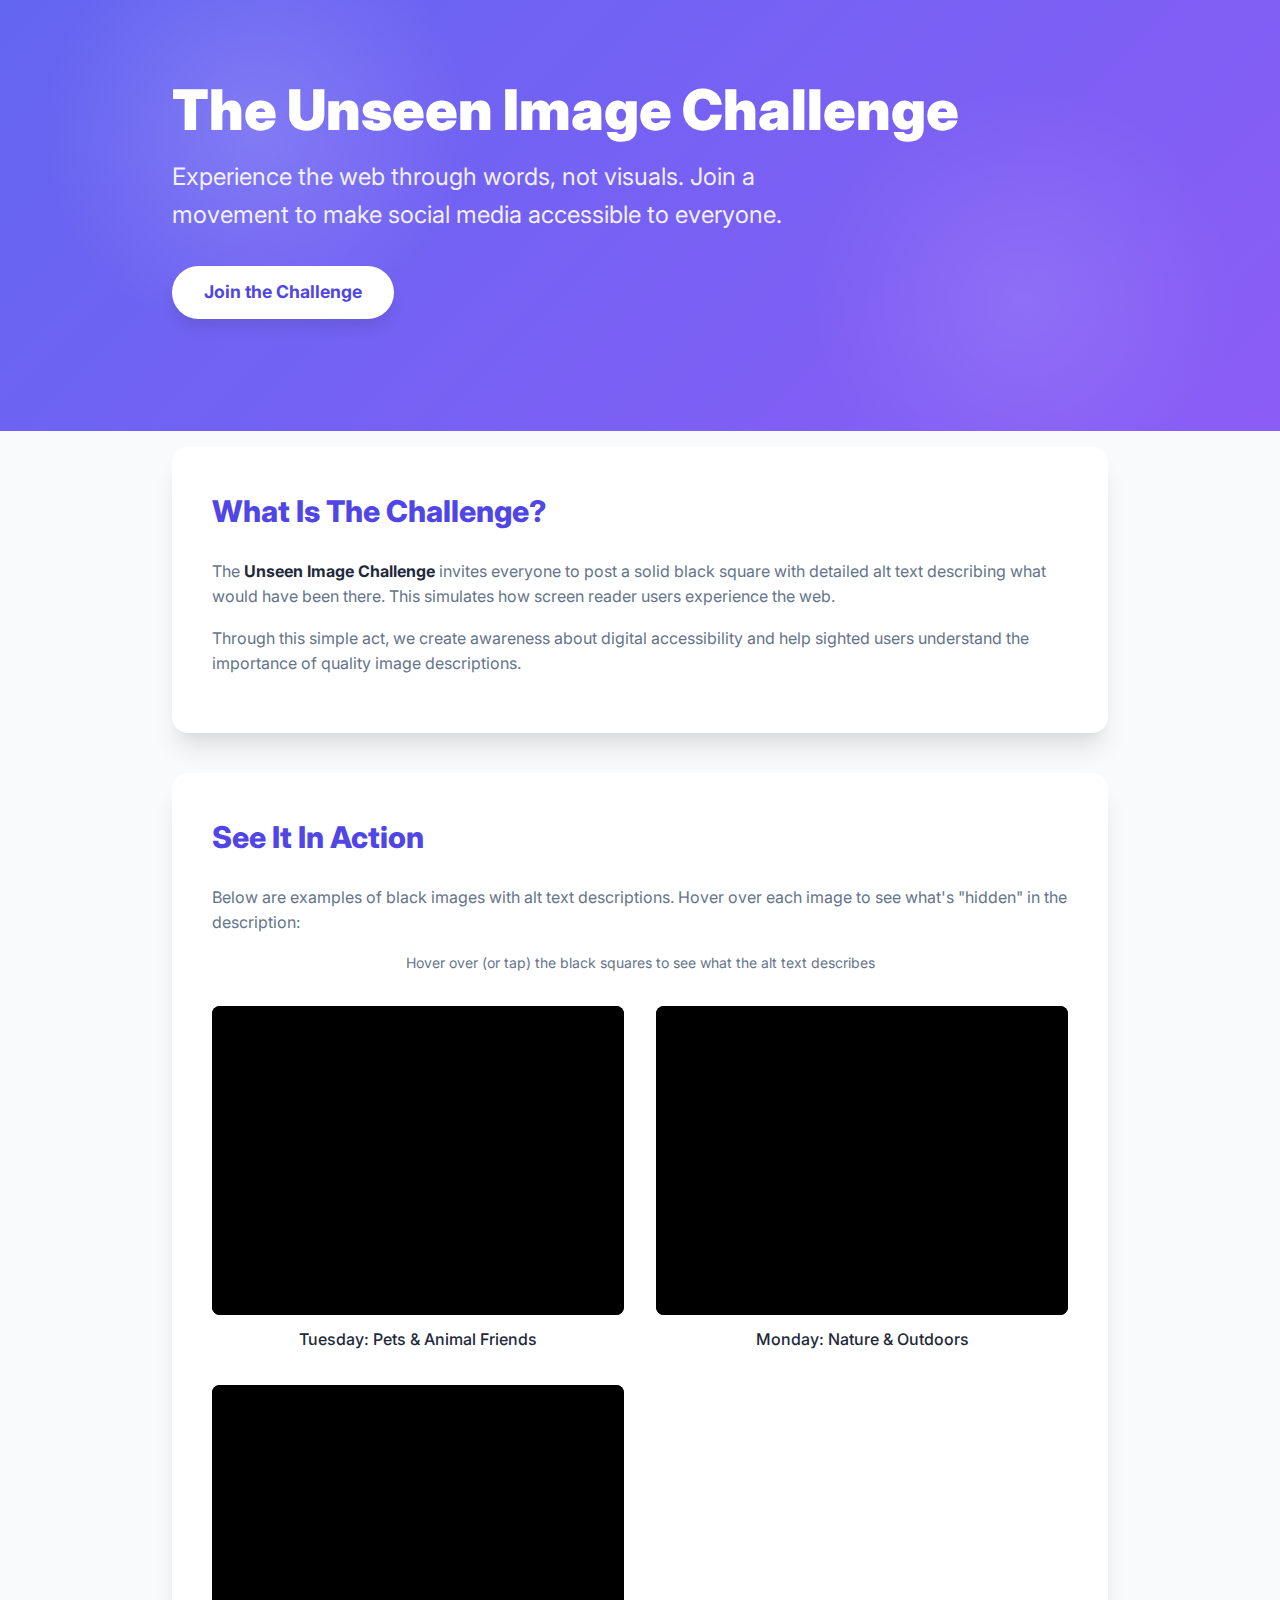
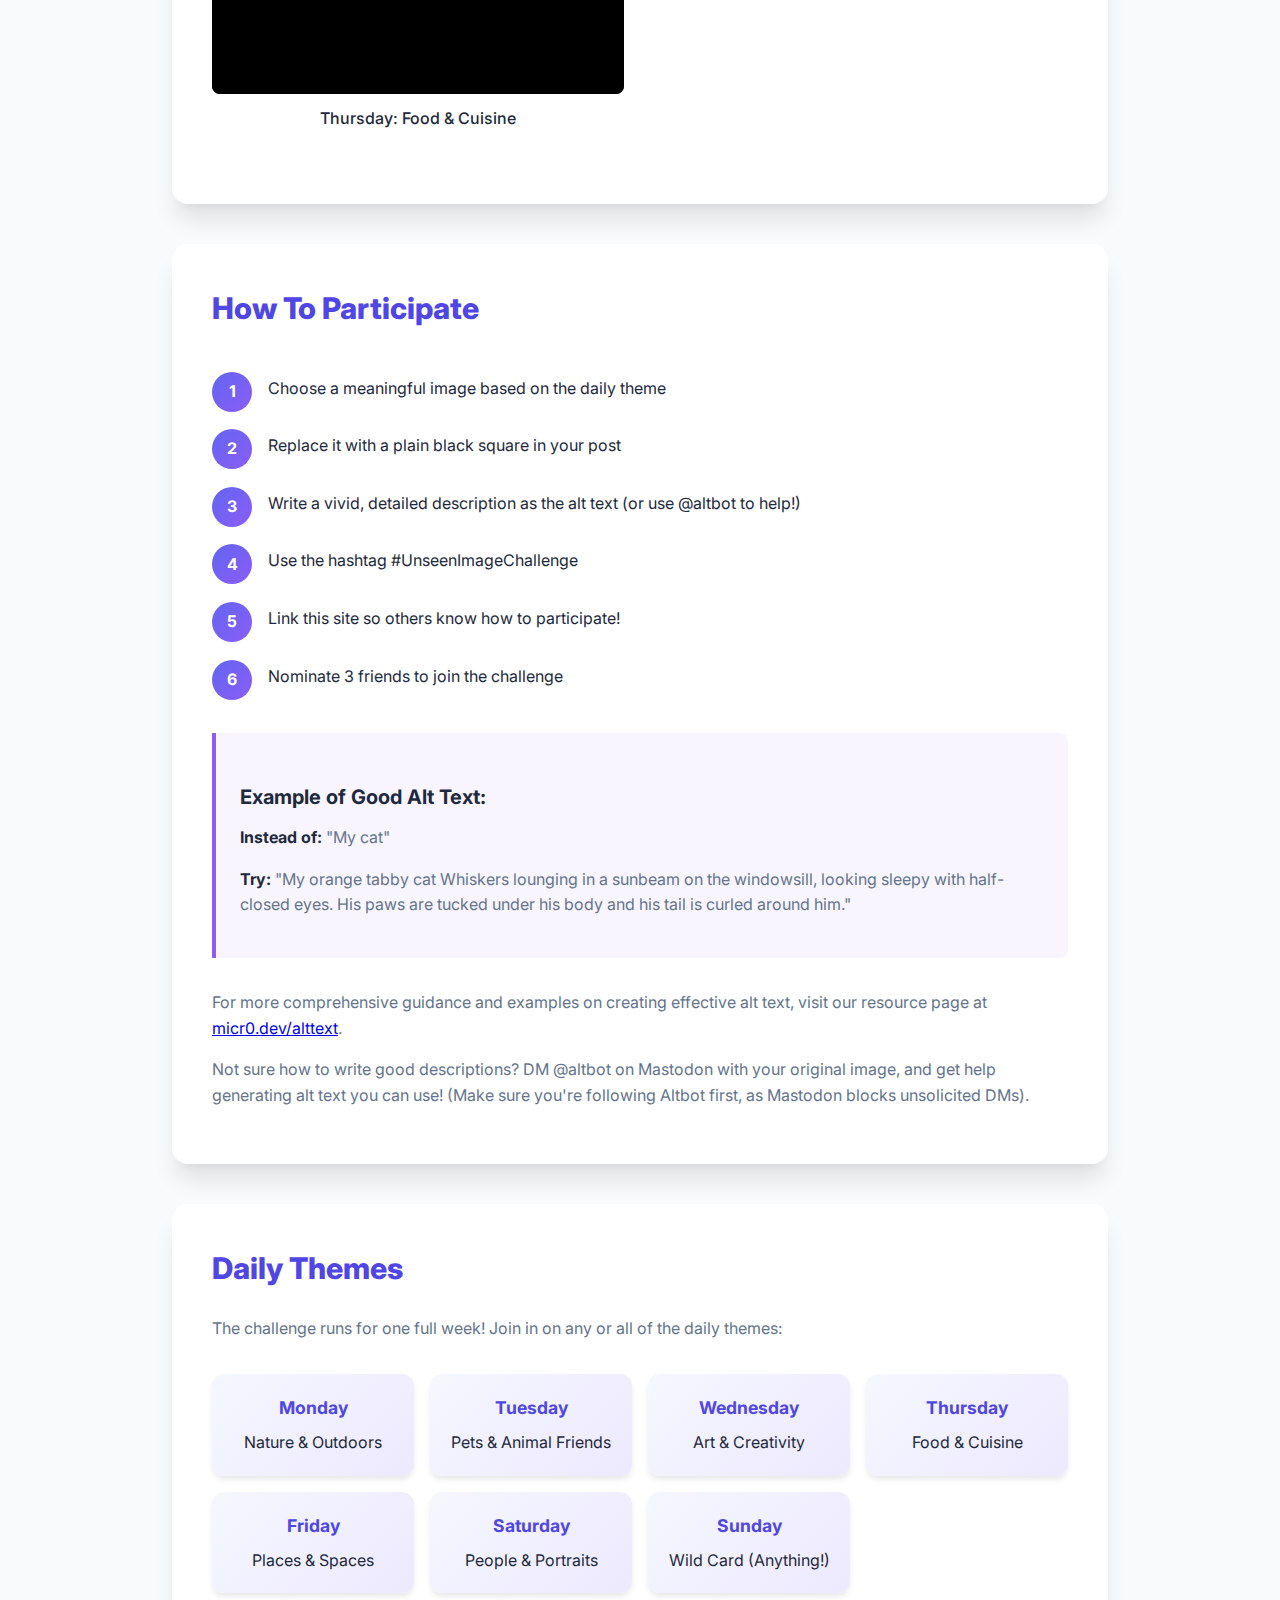
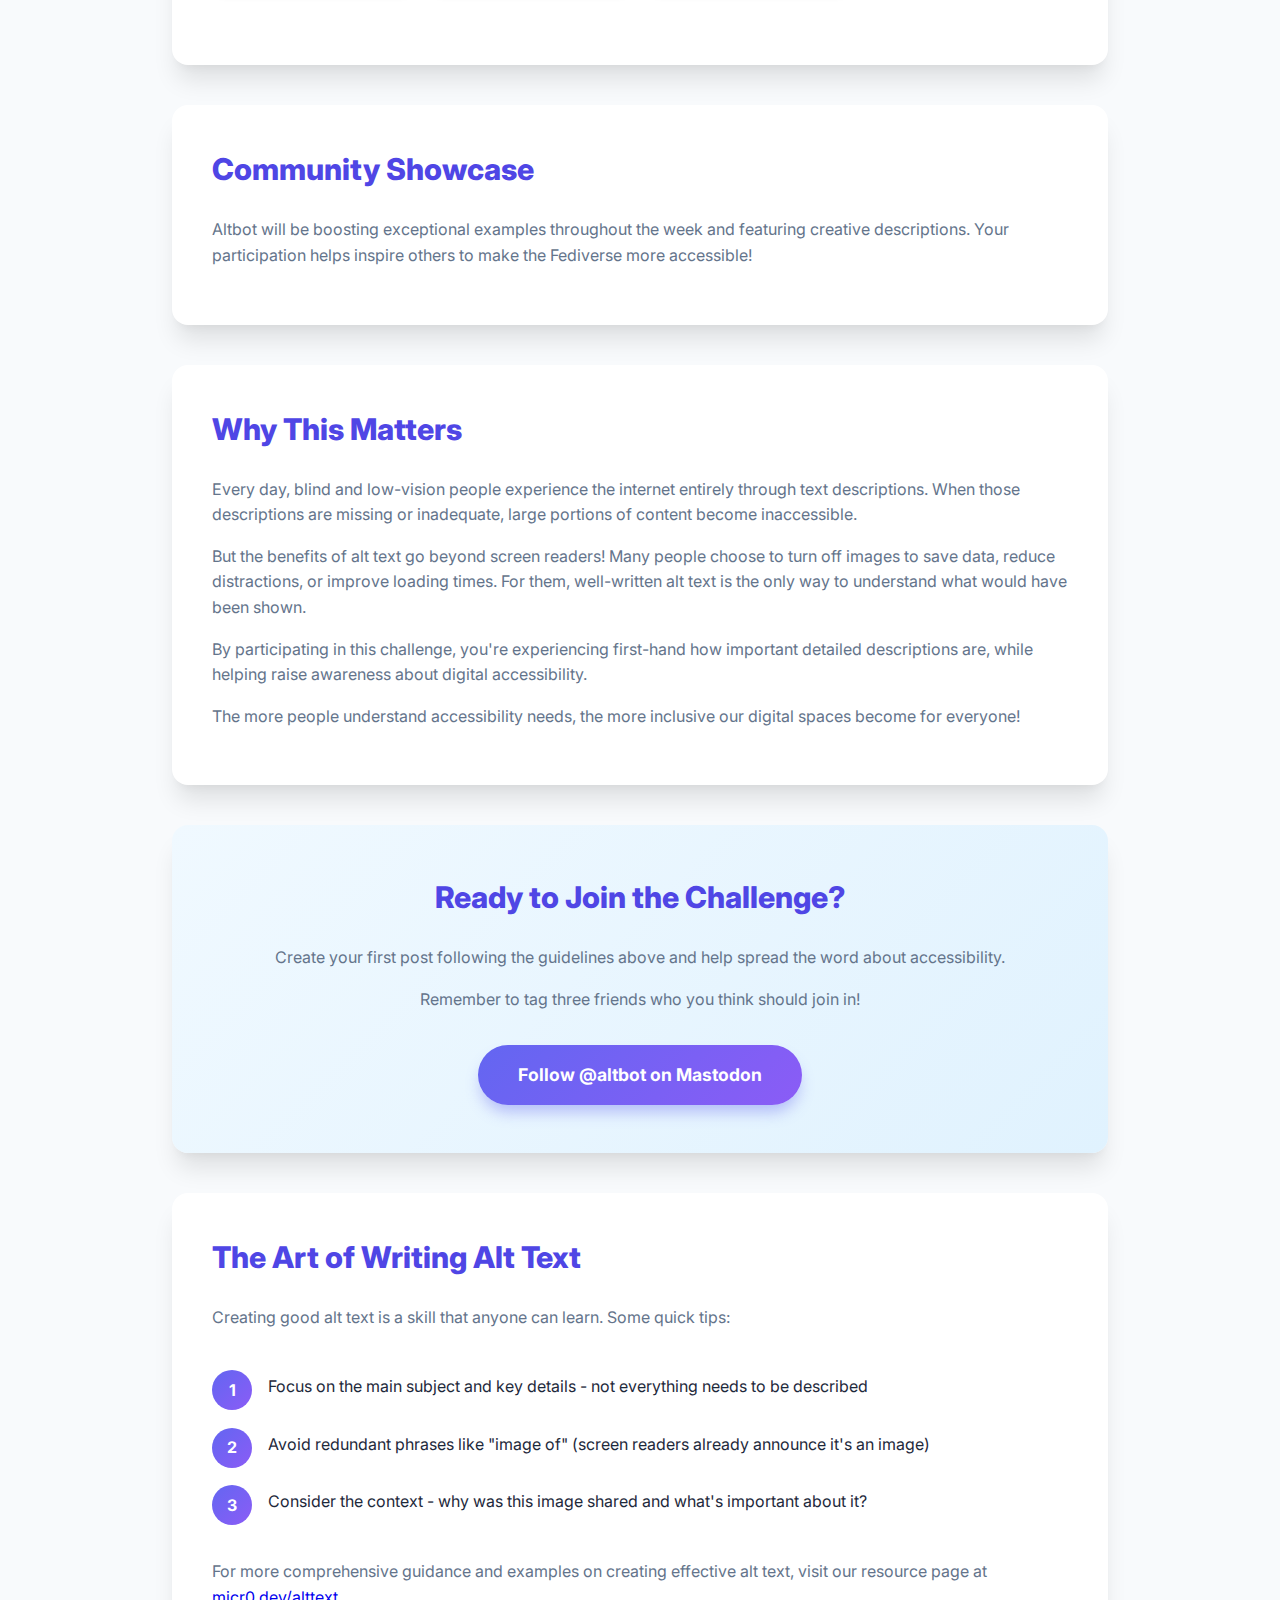
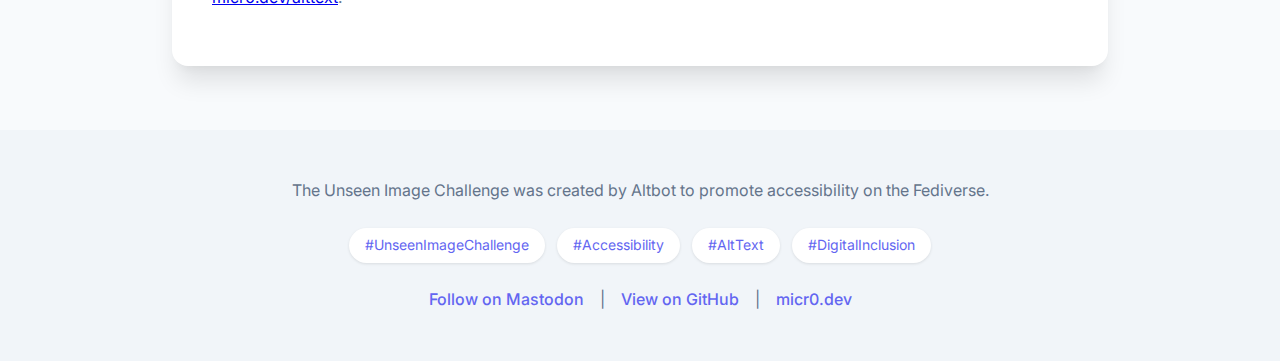
<file: unseenChallenge/index.html>
<!DOCTYPE html>
<html lang="en">
<head>
    <meta charset="UTF-8">
    <meta name="viewport" content="width=device-width, initial-scale=1.0">
    <title>The Unseen Image Challenge</title>
    <!-- Basic Meta Tags -->
    <title>The Unseen Image Challenge | Experience the Web Through Words</title>
    <meta name="description" content="Join the #UnseenImageChallenge to experience social media the way screen reader users do. Post black images with detailed alt text to raise awareness about accessibility.">

    <!-- Open Graph / Facebook -->
    <meta property="og:type" content="website">
    <meta property="og:url" content="https://micr0.dev/unseenChallenge">
    <meta property="og:title" content="The Unseen Image Challenge">
    <meta property="og:description" content="Experience social media the way screen reader users do. Join a movement to make the web accessible to everyone.">
    <meta property="og:image" content="https://micr0.dev/unseenChallenge/og-image.png">

    <!-- Twitter -->
    <meta property="twitter:card" content="summary_large_image">
    <meta property="twitter:url" content="https://micr0.dev/unseenChallenge">
    <meta property="twitter:title" content="The Unseen Image Challenge">
    <meta property="twitter:description" content="Post black images with detailed alt text to experience how screen reader users navigate social media. #Accessibility">
    <meta property="twitter:image" content="https://micr0.dev/unseenChallenge/og-image.png">

    <!-- Additional Meta -->
    <meta name="theme-color" content="#6366f1">
    <meta name="author" content="Altbot">
    <meta name="keywords" content="accessibility, alt text, screen readers, inclusion, fediverse, mastodon, challenge, unseen image challenge">
    <link rel="preconnect" href="https://fonts.googleapis.com">
    <link rel="preconnect" href="https://fonts.gstatic.com" crossorigin>
    <link href="https://fonts.googleapis.com/css2?family=Inter:wght@400;500;700;900&display=swap" rel="stylesheet">
    <style>
        :root {
            --primary: #6366f1;
            --primary-dark: #4f46e5;
            --secondary: #8b5cf6;
            --accent: #ec4899;
            --background: #f8fafc;
            --card: #ffffff;
            --text: #1e293b;
            --text-light: #64748b;
            --border: #e2e8f0;
        }
        
        * {
            margin: 0;
            padding: 0;
            box-sizing: border-box;
        }
        
        body {
            font-family: 'Inter', sans-serif;
            line-height: 1.6;
            color: var(--text);
            background-color: var(--background);
        }
        
        .container {
            max-width: 1000px;
            margin: 0 auto;
            padding: 0 2rem;
        }
        
        header {
            background: linear-gradient(135deg, var(--primary), var(--secondary));
            color: white;
            padding: 5rem 0 7rem;
            position: relative;
            overflow: hidden;
        }
        
        header::before {
            content: "";
            position: absolute;
            top: 0;
            left: 0;
            width: 100%;
            height: 100%;
            background-image: 
                radial-gradient(circle at 20% 30%, rgba(255, 255, 255, 0.15) 0%, transparent 20%),
                radial-gradient(circle at 80% 70%, rgba(255, 255, 255, 0.1) 0%, transparent 20%);
        }
        
        header .container {
            position: relative;
            z-index: 2;
        }
        
        header h1 {
            font-size: 3.5rem;
            font-weight: 900;
            margin-bottom: 1rem;
            line-height: 1.1;
        }
        
        header p {
            font-size: 1.5rem;
            max-width: 700px;
            opacity: 0.9;
            margin-bottom: 2rem;
            color: white;
        }
        
        .hero-cta {
            display: inline-block;
            background-color: white;
            color: var(--primary-dark);
            padding: 0.75rem 2rem;
            border-radius: 9999px;
            font-weight: 700;
            text-decoration: none;
            transition: all 0.2s ease;
            font-size: 1.1rem;
            box-shadow: 0 10px 15px -3px rgba(0, 0, 0, 0.1);
        }
        
        .hero-cta:hover {
            transform: translateY(-2px);
            box-shadow: 0 15px 20px -3px rgba(0, 0, 0, 0.15);
        }
        
        .content {
            margin-top: 1rem;
        }
        
        section {
            background: var(--card);
            border-radius: 16px;
            box-shadow: 0 20px 25px -5px rgba(0, 0, 0, 0.1), 0 8px 10px -6px rgba(0, 0, 0, 0.05);
            padding: 2.5rem;
            margin-bottom: 2.5rem;
        }
        
        h2 {
            color: var(--primary-dark);
            font-size: 1.875rem;
            margin-bottom: 1.5rem;
            font-weight: 800;
        }
        
        h3 {
            color: var(--text);
            font-size: 1.25rem;
            margin: 1.5rem 0 0.75rem;
        }
        
        p {
            margin-bottom: 1rem;
            color: var(--text-light);
        }
        
        p strong {
            color: var(--text);
        }
        
        .steps {
            list-style-type: none;
            margin: 2rem 0;
            counter-reset: step-counter;
        }
        
        .steps li {
            position: relative;
            padding: 0.75rem 0 0.75rem 3.5rem;
            margin-bottom: 0.5rem;
        }
        
        .steps li::before {
            content: counter(step-counter);
            counter-increment: step-counter;
            width: 2.5rem;
            height: 2.5rem;
            background: linear-gradient(135deg, var(--primary), var(--secondary));
            border-radius: 50%;
            display: flex;
            align-items: center;
            justify-content: center;
            position: absolute;
            left: 0;
            top: 0.5rem;
            color: white;
            font-weight: 700;
        }
        
        .example {
            background-color: #f8f5ff;
            border-left: 4px solid var(--secondary);
            padding: 1.5rem;
            border-radius: 0 8px 8px 0;
            margin: 2rem 0;
        }
        
        .themes {
            display: grid;
            grid-template-columns: repeat(auto-fill, minmax(180px, 1fr));
            gap: 1rem;
            margin: 2rem 0;
        }
        
        .theme-card {
            background: linear-gradient(135deg, #f5f7ff, #ede9fe);
            border-radius: 12px;
            padding: 1.25rem;
            text-align: center;
            box-shadow: 0 4px 6px -1px rgba(0, 0, 0, 0.1);
            transition: transform 0.2s ease;
        }
        
        .theme-card:hover {
            transform: translateY(-5px);
        }
        
        .theme-day {
            font-weight: 700;
            color: var(--primary-dark);
            margin-bottom: 0.5rem;
            font-size: 1.1rem;
        }
        
        .demo-section {
            margin: 3rem 0;
        }
        
        .demo-grid {
            display: grid;
            grid-template-columns: repeat(auto-fill, minmax(280px, 1fr));
            gap: 2rem;
            margin: 2rem 0;
        }
        
        .demo-image {
            width: 100%;
            aspect-ratio: 4/3;
            background-color: black;
            border-radius: 8px;
            position: relative;
            overflow: hidden;
        }
        
        .demo-alt {
            position: absolute;
            bottom: 0;
            left: 0;
            right: 0;
            background: rgba(0, 0, 0, 0.75);
            color: white;
            padding: 0.75rem;
            font-size: 0.875rem;
            transform: translateY(100%);
            transition: transform 0.3s ease;
        }
        
        .demo-image:hover .demo-alt {
            transform: translateY(0);
        }
        
        .demo-title {
            margin-top: 0.75rem;
            font-weight: 500;
            text-align: center;
        }
        
        .demo-hint {
            text-align: center;
            font-size: 0.875rem;
            color: var(--text-light);
            margin-bottom: 2rem;
        }
        
        .cta-section {
            text-align: center;
            background: linear-gradient(135deg, #f0f9ff, #e0f2fe);
            padding: 3rem;
        }
        
        .main-cta {
            display: inline-block;
            background: linear-gradient(135deg, var(--primary), var(--secondary));
            color: white;
            padding: 1rem 2.5rem;
            border-radius: 9999px;
            font-weight: 700;
            text-decoration: none;
            transition: all 0.2s ease;
            font-size: 1.1rem;
            box-shadow: 0 10px 15px -3px rgba(99, 102, 241, 0.4);
            margin-top: 1rem;
        }
        
        .main-cta:hover {
            transform: translateY(-2px);
            box-shadow: 0 15px 20px -3px rgba(99, 102, 241, 0.5);
        }
        
        footer {
            background-color: #f1f5f9;
            padding: 3rem 0;
            text-align: center;
            color: var(--text-light);
            margin-top: 4rem;
        }
        
        .socials {
            margin-top: 1.5rem;
        }
        
        .socials a {
            margin: 0 0.75rem;
            color: var(--primary);
            text-decoration: none;
            font-weight: 500;
        }
        
        .socials a:hover {
            text-decoration: underline;
        }
        
        .hashtags {
            margin-top: 1.5rem;
            display: flex;
            justify-content: center;
            gap: 0.75rem;
            flex-wrap: wrap;
        }
        
        .hashtag {
            background-color: white;
            padding: 0.4rem 1rem;
            border-radius: 9999px;
            font-size: 0.875rem;
            color: var(--primary);
            box-shadow: 0 1px 3px 0 rgba(0, 0, 0, 0.1);
        }
        
        @media (max-width: 768px) {
            header {
                padding: 3rem 0 5rem;
            }
            
            header h1 {
                font-size: 2.5rem;
            }
            
            header p {
                font-size: 1.2rem;
            }
            
            section {
                padding: 1.5rem;
            }
            
            .demo-grid {
                grid-template-columns: 1fr;
            }
        }
    </style>
</head>
<body>
    <header>
        <div class="container">
            <h1>The Unseen Image Challenge</h1>
            <p>Experience the web through words, not visuals. Join a movement to make social media accessible to everyone.</p>
            <a href="#join" class="hero-cta">Join the Challenge</a>
        </div>
    </header>
    
    <div class="container content">
        <section>
            <h2>What Is The Challenge?</h2>
            <p>The <strong>Unseen Image Challenge</strong> invites everyone to post a solid black square with detailed alt text describing what would have been there. This simulates how screen reader users experience the web.</p>
            <p>Through this simple act, we create awareness about digital accessibility and help sighted users understand the importance of quality image descriptions.</p>
        </section>
        
        <section>
            <h2>See It In Action</h2>
            <p>Below are examples of black images with alt text descriptions. Hover over each image to see what's "hidden" in the description:</p>
            
            <div class="demo-hint">Hover over (or tap) the black squares to see what the alt text describes</div>
            
            <div class="demo-grid">
                <div>
                    <div class="demo-image">
                        <img src="[data-uri]" width="100%" height="100%" alt="A Maine Coon cat with thick orange and white fur lounging on a windowsill. Sunlight streams through the window, creating a warm glow around the cat. Its eyes are half-closed as it appears to be dozing off in contentment.">
                        <div class="demo-alt">Alt text: A Maine Coon cat with thick orange and white fur lounging on a windowsill. Sunlight streams through the window, creating a warm glow around the cat. Its eyes are half-closed as it appears to be dozing off in contentment.</div>
                    </div>
                    <div class="demo-title">Tuesday: Pets & Animal Friends</div>
                </div>
                
                <div>
                    <div class="demo-image">
                        <img src="[data-uri]" width="100%" height="100%" alt="A hiking trail winding through a dense forest of tall pine trees. The ground is covered with fallen pine needles and patches of vibrant green moss. Rays of sunlight filter through the canopy, creating dappled light patterns on the forest floor.">
                        <div class="demo-alt">Alt text: A hiking trail winding through a dense forest of tall pine trees. The ground is covered with fallen pine needles and patches of vibrant green moss. Rays of sunlight filter through the canopy, creating dappled light patterns on the forest floor.</div>
                    </div>
                    <div class="demo-title">Monday: Nature & Outdoors</div>
                </div>
                
                <div>
                    <div class="demo-image">
                        <img src="[data-uri]" width="100%" height="100%" alt="A homemade blueberry pie with a lattice crust on a vintage ceramic plate. The golden-brown crust has been brushed with egg wash to create a shiny finish. Some of the deep purple filling is bubbling through the lattice pattern, and a few loose blueberries sit beside the pie.">
                        <div class="demo-alt">Alt text: A homemade blueberry pie with a lattice crust on a vintage ceramic plate. The golden-brown crust has been brushed with egg wash to create a shiny finish. Some of the deep purple filling is bubbling through the lattice pattern, and a few loose blueberries sit beside the pie.</div>
                    </div>
                    <div class="demo-title">Thursday: Food & Cuisine</div>
                </div>
            </div>
        </section>
        
        <section>
            <h2>How To Participate</h2>
            <ol class="steps">
                <li>Choose a meaningful image based on the daily theme</li>
                <li>Replace it with a plain black square in your post</li>
                <li>Write a vivid, detailed description as the alt text (or use @altbot to help!)</li>
                <li>Use the hashtag #UnseenImageChallenge</li>
                <li>Link this site so others know how to participate!</li>
                <li>Nominate 3 friends to join the challenge</li>
            </ol>
            
            <div class="example">
                <h3>Example of Good Alt Text:</h3>
                <p><strong>Instead of:</strong> "My cat"</p>
                <p><strong>Try:</strong> "My orange tabby cat Whiskers lounging in a sunbeam on the windowsill, looking sleepy with half-closed eyes. His paws are tucked under his body and his tail is curled around him."</p>
            </div>
            
            <p>For more comprehensive guidance and examples on creating effective alt text, visit our resource page at <a href="https://micr0.dev/alttext" target="_blank">micr0.dev/alttext</a>.</p>
            <p>Not sure how to write good descriptions? DM @altbot on Mastodon with your original image, and get help generating alt text you can use! (Make sure you're following Altbot first, as Mastodon blocks unsolicited DMs).</p>
        </section>
        
        <section>
            <h2>Daily Themes</h2>
            <p>The challenge runs for one full week! Join in on any or all of the daily themes:</p>
            
            <div class="themes">
                <div class="theme-card">
                    <div class="theme-day">Monday</div>
                    <div>Nature & Outdoors</div>
                </div>
                <div class="theme-card">
                    <div class="theme-day">Tuesday</div>
                    <div>Pets & Animal Friends</div>
                </div>
                <div class="theme-card">
                    <div class="theme-day">Wednesday</div>
                    <div>Art & Creativity</div>
                </div>
                <div class="theme-card">
                    <div class="theme-day">Thursday</div>
                    <div>Food & Cuisine</div>
                </div>
                <div class="theme-card">
                    <div class="theme-day">Friday</div>
                    <div>Places & Spaces</div>
                </div>
                <div class="theme-card">
                    <div class="theme-day">Saturday</div>
                    <div>People & Portraits</div>
                </div>
                <div class="theme-card">
                    <div class="theme-day">Sunday</div>
                    <div>Wild Card (Anything!)</div>
                </div>
            </div>
        </section>
        
        <section>
            <h2>Community Showcase</h2>
            <p>Altbot will be boosting exceptional examples throughout the week and featuring creative descriptions. Your participation helps inspire others to make the Fediverse more accessible!</p>
        </section>
        
        <section>
    <h2>Why This Matters</h2>
    <p>Every day, blind and low-vision people experience the internet entirely through text descriptions. When those descriptions are missing or inadequate, large portions of content become inaccessible.</p>
    <p>But the benefits of alt text go beyond screen readers! Many people choose to turn off images to save data, reduce distractions, or improve loading times. For them, well-written alt text is the only way to understand what would have been shown.</p>
    <p>By participating in this challenge, you're experiencing first-hand how important detailed descriptions are, while helping raise awareness about digital accessibility.</p>
    <p>The more people understand accessibility needs, the more inclusive our digital spaces become for everyone!</p>
</section>
        
        <section class="cta-section" id="join">
            <h2>Ready to Join the Challenge?</h2>
            <p>Create your first post following the guidelines above and help spread the word about accessibility.</p>
            <p>Remember to tag three friends who you think should join in!</p>
            <a href="https://fuzzies.wtf/@altbot" class="main-cta" target="_blank">Follow @altbot on Mastodon</a>
        </section>

        <section>
            <h2>The Art of Writing Alt Text</h2>
            <p>Creating good alt text is a skill that anyone can learn. Some quick tips:</p>
            <ol class="steps">
                <li>Focus on the main subject and key details - not everything needs to be described</li>
                <li>Avoid redundant phrases like "image of" (screen readers already announce it's an image)</li>
                <li>Consider the context - why was this image shared and what's important about it?</li>
            </ol>
            <p>For more comprehensive guidance and examples on creating effective alt text, visit our resource page at <a href="https://micr0.dev/alttext" target="_blank">micr0.dev/alttext</a>.</p>
        </section>
    </div>
    
    
    <footer>
        <div class="container">
            <p>The Unseen Image Challenge was created by Altbot to promote accessibility on the Fediverse.</p>
            <div class="hashtags">
                <span class="hashtag">#UnseenImageChallenge</span>
                <span class="hashtag">#Accessibility</span>
                <span class="hashtag">#AltText</span>
                <span class="hashtag">#DigitalInclusion</span>
            </div>
            <div class="socials">
                <a href="https://fuzzies.wtf/@altbot" target="_blank">Follow on Mastodon</a> |
                <a href="https://github.com/micr0-dev/Altbot" target="_blank">View on GitHub</a> |
                <a href="https://micr0.dev" target="_blank">micr0.dev</a>
            </div>
        </div>
    </footer>
</body>
</html>
</file>
